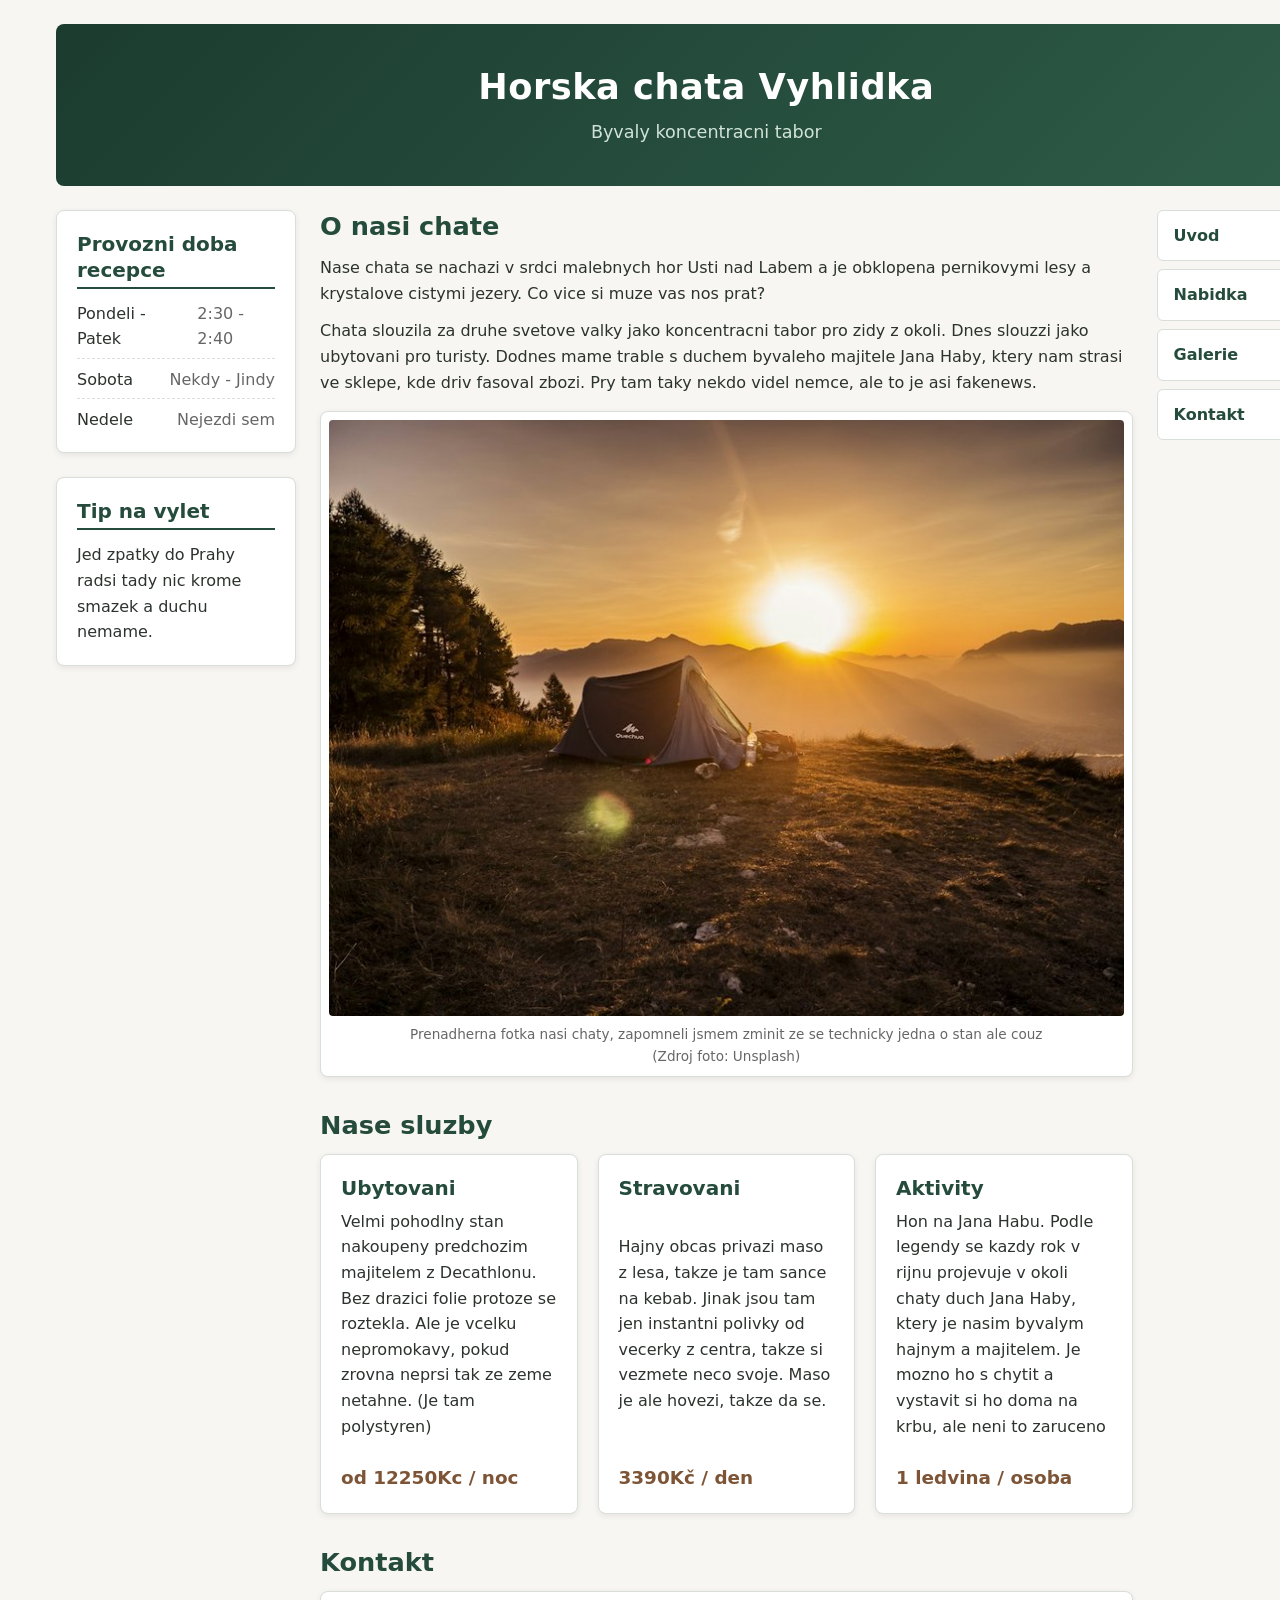
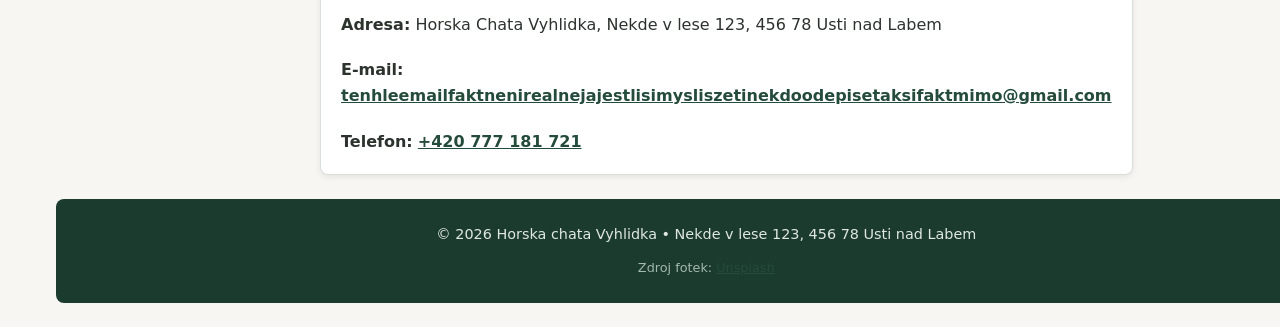
<file: index.html>
<!DOCTYPE html>
<html lang="cs">
<head>
  <meta charset="UTF-8">
  <meta name="viewport" content="width=device-width, initial-scale=1.0">
  <title>Horska Chata Vyhlidka | Uvod</title>
  <link rel="stylesheet" href="css/style.css">
</head>
<body>
  <div class="container">
    <header>
      <h1>Horska chata Vyhlidka</h1>
      <p class="slogan">Byvaly koncentracni tabor</p>
    </header>

    <nav>
      <ul>
        <li><a href="index.html">Uvod</a></li>
        <li><a href="index.html#nabidka">Nabidka</a></li>
        <li><a href="galerie.html">Galerie</a></li>
        <li><a href="index.html#kontakt">Kontakt</a></li>
      </ul>
    </nav>

    <main>
      <article>
        <h2>O nasi chate</h2>
        <p>Nase chata se nachazi v srdci malebnych hor Usti nad Labem a je obklopena pernikovymi lesy a krystalove cistymi jezery. Co vice si muze vas nos prat?</p>
        <p>Chata slouzila za druhe svetove valky jako koncentracni tabor pro zidy z okoli. Dnes slouzzi jako ubytovani pro turisty. Dodnes mame trable s duchem byvaleho majitele Jana Haby, ktery nam strasi ve sklepe, kde driv fasoval zbozi. Pry tam taky nekdo videl nemce, ale to je asi fakenews.</p>
        <figure>
          <img src="img/chata.jpg" alt="Dřevěná Horská chata Vyhlídka v horské krajině">
          <figcaption>Prenadherna fotka nasi chaty, zapomneli jsmem zminit ze se technicky jedna o stan ale couz <br> (Zdroj foto: Unsplash)</figcaption>
        </figure>
      </article>

      <section id="nabidka">
        <h2>Nase sluzby</h2>
        <div class="offer-list">
          <div class="card">
            <h3>Ubytovani</h3>
            <p>Velmi pohodlny stan nakoupeny predchozim majitelem z Decathlonu. Bez drazici folie protoze se roztekla. Ale je vcelku nepromokavy, pokud zrovna neprsi tak ze zeme netahne. (Je tam polystyren)</p>
            <p class="price">od 12250Kc / noc</p>
          </div>
          <div class="card">
            <h3>Stravovani</h3>
            <p>Hajny obcas privazi maso z lesa, takze je tam sance na kebab. Jinak jsou tam jen instantni polivky od vecerky z centra, takze si vezmete neco svoje. Maso je ale hovezi, takze da se.</p>
            <p class="price">3390Kč / den</p>
          </div>
          <div class="card">
            <h3>Aktivity</h3>
            <p>Hon na Jana Habu. Podle legendy se kazdy rok v rijnu projevuje v okoli chaty duch Jana Haby, ktery je nasim byvalym hajnym a majitelem. Je mozno ho s chytit a vystavit si ho doma na krbu, ale neni to zaruceno</p>
            <p class="price">1 ledvina / osoba</p>
          </div>
        </div>
      </section>

      <section id="kontakt">
        <h2>Kontakt</h2>
        <address>
          <p><strong>Adresa:</strong> Horska Chata Vyhlidka, Nekde v lese 123, 456 78 Usti nad Labem </p>
          <p><strong>E-mail:</strong> <a href="mailto:tenhleemailfaktnenirealnejajestlisimysliszetinekdoodepisetaksifaktmimo@gmail.com">tenhleemailfaktnenirealnejajestlisimysliszetinekdoodepisetaksifaktmimo@gmail.com</a></p>
          <p><strong>Telefon:</strong> <a href="tel:+420123456789">+420 777 181 721</a></p>
        </address>
      </section>
    </main>

    <aside>
      <div class="opening-hours">
        <h3>Provozni doba recepce</h3>
        <ul>
          <li><span class="day">Pondeli - Patek</span><span class="time">2:30 - 2:40</span></li>
          <li><span class="day">Sobota</span><span class="time">Nekdy - Jindy</span></li>
          <li><span class="day">Nedele</span><span class="time">Nejezdi sem</span></li>
        </ul>
      </div>

      <div class="trip-tip">
        <h3>Tip na vylet</h3>
        <p>Jed zpatky do Prahy radsi tady nic krome smazek a duchu nemame.</p>
      </div>
    </aside>

    <footer>
      <p>&copy; 2026 Horska chata Vyhlidka &bull; Nekde v lese 123, 456 78 Usti nad Labem </p>
      <p class="photo-sources">Zdroj fotek: <a href="https://unsplash.com">Unsplash</a></p>
    </footer>
  </div>
</body>
</html>
</file>
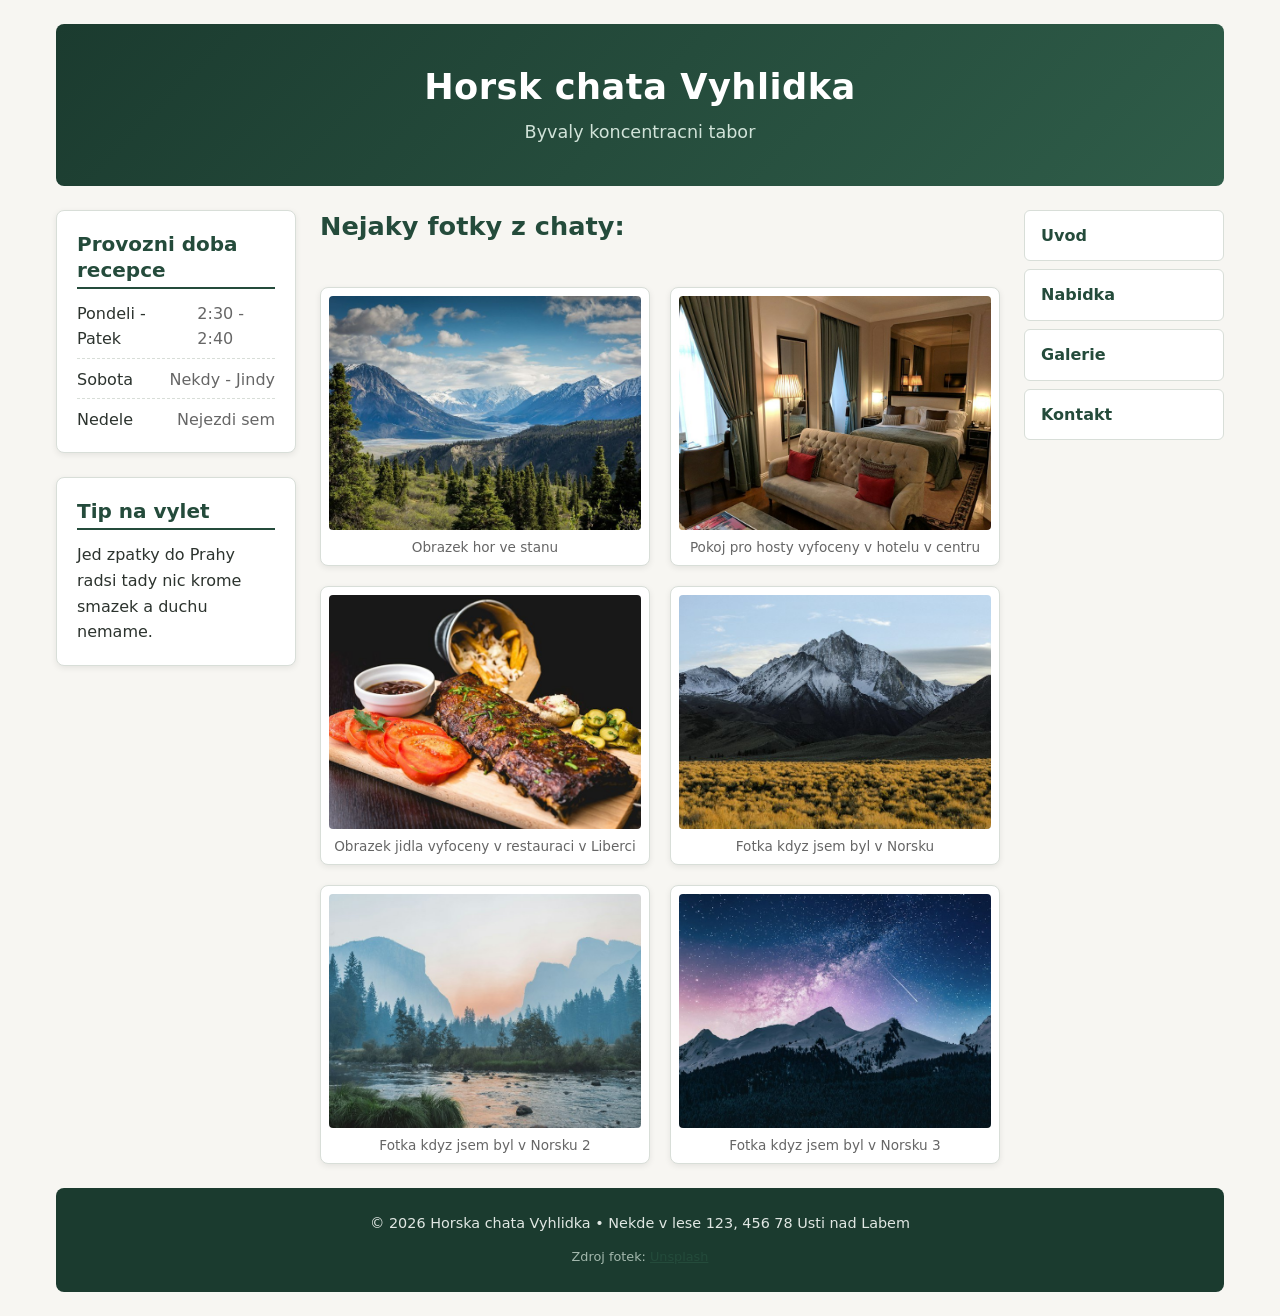
<file: galerie.html>
<!DOCTYPE html>
<html lang="cs">
<head>
  <meta charset="UTF-8">
  <meta name="viewport" content="width=device-width, initial-scale=1.0">
  <title>Horska chata Vyhlidka | Fotogalerie</title>
  <link rel="stylesheet" href="css/style.css">
</head>
<body>
  <div class="container">
    <header>
      <h1>Horsk chata Vyhlidka</h1>
      <p class="slogan">Byvaly koncentracni tabor</p>
    </header>

    <nav>
      <ul>
        <li><a href="index.html">Uvod</a></li>
        <li><a href="index.html#nabidka">Nabidka</a></li>
        <li><a href="galerie.html">Galerie</a></li>
        <li><a href="index.html#kontakt">Kontakt</a></li>
      </ul>
    </nav>

    <main>
      <h2>Nejaky fotky z chaty:</h2>
      <div class="gallery">
        <figure>
          <img src="img/galerie-1.jpg" alt="Panoramatický pohled na skalnaté horské vrcholy">
          <figcaption>Obrazek hor ve stanu</figcaption>
        </figure>
        <figure>
          <img src="img/galerie-2.jpg" alt="Útulně zařízený pokoj pro hosty se světlým dřevěným nábytkem">
          <figcaption>Pokoj pro hosty vyfoceny v hotelu v centru</figcaption>
        </figure>
        <figure>
          <img src="img/galerie-3.jpg" alt="Talíř poctivé horské polévky v jídelně chaty">
          <figcaption>Obrazek jidla vyfoceny v restauraci v Liberci</figcaption>
        </figure>
        <figure>
          <img src="img/galerie-4.jpg" alt="Pěší turistická trasa vedoucí po zeleném horském hřebeni">
          <figcaption>Fotka kdyz jsem byl v Norsku</figcaption>
        </figure>
        <figure>
          <img src="img/galerie-5.jpg" alt="Barevný západ slunce barvící oblohu nad horským údolím">
          <figcaption>Fotka kdyz jsem byl v Norsku 2</figcaption>
        </figure>
        <figure>
          <img src="img/galerie-6.jpg" alt="Zimní zasněžená krajina a zasypané stromy v okolí chaty">
          <figcaption>Fotka kdyz jsem byl v Norsku 3</figcaption>
        </figure>
      </div>
    </main>

    <aside>
      <div class="opening-hours">
        <h3>Provozni doba recepce</h3>
        <ul>
          <li><span class="day">Pondeli - Patek</span><span class="time">2:30 - 2:40</span></li>
          <li><span class="day">Sobota</span><span class="time">Nekdy - Jindy</span></li>
          <li><span class="day">Nedele</span><span class="time">Nejezdi sem</span></li>
        </ul>
      </div>

      <div class="trip-tip">
        <h3>Tip na vylet</h3>
        <p>Jed zpatky do Prahy radsi tady nic krome smazek a duchu nemame.</p>
      </div>
    </aside>

    <footer>
      <p>&copy; 2026 Horska chata Vyhlidka &bull; Nekde v lese 123, 456 78 Usti nad Labem </p>
      <p class="photo-sources">Zdroj fotek: <a href="https://unsplash.com">Unsplash</a></p>
    </footer>
  </div>
</body>
</html>
</file>
<file: css/style.css>
/* promenne */
:root {
  --bg-body: #f7f6f2;
  --bg-surface: #ffffff;
  --text-main: #2c332e;
  --text-muted: #666666;
  --color-primary: #244b3b;
  --color-accent: #7d5435;
  --border-color: #d8ded8;
  --card-shadow: 0 2px 6px rgba(0, 0, 0, 0.08);
  --header-gradient: linear-gradient(135deg, #1b3b2f 0%, #2f5d49 100%);
  --header-text: #ffffff;
  --header-slogan: #d1e3d9;
  --footer-bg: #1b3b2f;
  --footer-text: #e0e7e3;
  --footer-muted: #a3b8ad;
  --nav-hover-bg: #244b3b;
  --nav-hover-text: #ffffff;
}

/* tmavy rezim */
@media (prefers-color-scheme: dark) {
  :root {
    --bg-body: #141a16;
    --bg-surface: #1d2420;
    --text-main: #e2ede5;
    --text-muted: #95a399;
    --color-primary: #81c784;
    --color-accent: #d98847;
    --border-color: #2b362f;
    --card-shadow: 0 2px 6px rgba(0, 0, 0, 0.4);
    --header-gradient: linear-gradient(135deg, #0e1a14 0%, #173123 100%);
    --header-text: #e2ede5;
    --header-slogan: #a9beae;
    --footer-bg: #0e1a14;
    --footer-text: #c2d4c7;
    --footer-muted: #809485;
    --nav-hover-bg: #81c784;
    --nav-hover-text: #141a16;
  }

  img {
    filter: brightness(0.85);
    transition: filter 0.3s ease;
  }

  img:hover {
    filter: brightness(1);
  }
}

/* zakladni reset */
*,
*::before,
*::after {
  box-sizing: border-box;
  margin: 0;
  padding: 0;
}

body {
  font-family: system-ui, -apple-system, "Segoe UI", Roboto, Helvetica, Arial, sans-serif;
  font-size: 1rem;
  line-height: 1.6;
  color: var(--text-main);
  background-color: var(--bg-body);
}

/* typografie */
h1, h2, h3 {
  color: var(--color-primary);
  line-height: 1.3;
}

h2 {
  font-size: 1.6rem;
  margin-bottom: 0.75rem;
}

h3 {
  font-size: 1.25rem;
  margin-bottom: 0.5rem;
}

p {
  margin-bottom: 0.75rem;
}

p:last-child {
  margin-bottom: 0;
}

/* obrazky */
img {
  max-width: 100%;
  height: auto;
  display: block;
}

/* rozvrzeni pocitac */
.container {
  max-width: 1200px;
  margin: 0 auto;
  padding: 1.5rem 1rem;
  display: grid;
  grid-template-areas:
    "header header header"
    "sidebar main nav"
    "footer footer footer";
  grid-template-columns: 240px 1fr 200px;
  gap: 1.5rem;
}

/* hlavicka */
header {
  grid-area: header;
  background: var(--header-gradient);
  color: var(--header-text);
  padding: 2.5rem 1.5rem;
  text-align: center;
  border-radius: 8px;
}

header h1 {
  color: var(--header-text);
  font-size: 2.2rem;
  margin-bottom: 0.5rem;
  letter-spacing: 0.5px;
}

header .slogan {
  font-size: 1.1rem;
  color: var(--header-slogan);
  font-weight: 300;
  margin-bottom: 0;
}

/* bocni panel */
aside {
  grid-area: sidebar;
  display: flex;
  flex-direction: column;
  gap: 1.5rem;
  align-self: start;
}

/* hlavni obsah */
main {
  grid-area: main;
  display: flex;
  flex-direction: column;
  gap: 2rem;
}

/* navigace */
nav {
  grid-area: nav;
  align-self: start;
}

/* paticka */
footer {
  grid-area: footer;
  background-color: var(--footer-bg);
  color: var(--footer-text);
  padding: 1.5rem 1rem;
  text-align: center;
  border-radius: 8px;
  font-size: 0.9rem;
}

footer p + p {
  margin-top: 0.5rem;
}

footer .photo-sources {
  font-size: 0.8rem;
  color: var(--footer-muted);
}

footer a {
  color: var(--color-primary);
  text-decoration: underline;
}

footer a:hover,
footer a:focus {
  color: var(--color-accent);
}

/* menu */
nav ul {
  list-style: none;
  display: flex;
  flex-direction: column;
  gap: 0.5rem;
}

nav a {
  display: block;
  text-decoration: none;
  padding: 0.75rem 1rem;
  background-color: var(--bg-surface);
  color: var(--color-primary);
  border: 1px solid var(--border-color);
  border-radius: 6px;
  font-weight: 600;
  transition: background-color 0.25s ease, color 0.25s ease, border-color 0.25s ease;
}

nav a:hover,
nav a:focus {
  background-color: var(--nav-hover-bg);
  color: var(--nav-hover-text);
  border-color: var(--nav-hover-bg);
  outline: none;
}

/* karty */
.card {
  padding: 1.25rem;
  border: 1px solid var(--border-color);
  border-radius: 8px;
  box-shadow: var(--card-shadow);
  background-color: var(--bg-surface);
}

/* nabidka */
.offer-list {
  display: flex;
  gap: 1.25rem;
}

.offer-list .card {
  flex: 1;
  display: flex;
  flex-direction: column;
  justify-content: space-between;
}

.price {
  color: var(--color-accent);
  font-weight: 700;
  font-size: 1.15rem;
  margin-top: 0.75rem;
}

/* bocni bloky */
aside > div {
  background-color: var(--bg-surface);
  border: 1px solid var(--border-color);
  border-radius: 8px;
  padding: 1.25rem;
  box-shadow: var(--card-shadow);
}

aside h3 {
  border-bottom: 2px solid var(--color-primary);
  padding-bottom: 0.25rem;
  margin-bottom: 0.75rem;
}

/* provozni doba */
.opening-hours ul {
  list-style: none;
  display: flex;
  flex-direction: column;
  gap: 0.5rem;
}

.opening-hours li {
  display: flex;
  justify-content: space-between;
  gap: 1rem;
  padding-bottom: 0.35rem;
  border-bottom: 1px dashed var(--border-color);
}

.opening-hours li:last-child {
  border-bottom: none;
  padding-bottom: 0;
}

.opening-hours .day {
  font-weight: 500;
}

.opening-hours .time {
  color: var(--text-muted);
}

/* clanek */
article figure {
  margin-top: 1rem;
  background-color: var(--bg-surface);
  border: 1px solid var(--border-color);
  border-radius: 8px;
  padding: 0.5rem;
  box-shadow: var(--card-shadow);
}

article img {
  width: 100%;
  border-radius: 4px;
}

article figcaption {
  font-size: 0.85rem;
  color: var(--text-muted);
  margin-top: 0.5rem;
  text-align: center;
}

/* kontakty */
address {
  font-style: normal;
  background-color: var(--bg-surface);
  border: 1px solid var(--border-color);
  border-radius: 8px;
  padding: 1.25rem;
  box-shadow: var(--card-shadow);
  display: flex;
  flex-direction: column;
  gap: 0.5rem;
}

address a {
  color: var(--color-primary);
  font-weight: 600;
  text-decoration: underline;
  transition: color 0.2s ease;
}

address a:hover,
address a:focus {
  color: var(--color-accent);
}

/* galerie */
.gallery {
  display: grid;
  grid-template-columns: repeat(auto-fill, minmax(220px, 1fr));
  gap: 1.25rem;
}

.gallery figure {
  display: flex;
  flex-direction: column;
  background-color: var(--bg-surface);
  border: 1px solid var(--border-color);
  border-radius: 8px;
  padding: 0.5rem;
  box-shadow: var(--card-shadow);
}

.gallery img {
  width: 100%;
  aspect-ratio: 4 / 3;
  object-fit: cover;
  border-radius: 4px;
}

.gallery figcaption {
  font-size: 0.85rem;
  color: var(--text-muted);
  margin-top: 0.5rem;
  text-align: center;
  line-height: 1.4;
}

/* tablet */
@media (max-width: 1024px) {
  .container {
    grid-template-areas:
      "header header"
      "nav nav"
      "sidebar main"
      "footer footer";
    grid-template-columns: 220px 1fr;
    gap: 1.25rem;
  }

  nav ul {
    flex-direction: row;
    flex-wrap: wrap;
    gap: 0.75rem;
  }

  nav li {
    flex: 1 1 calc(25% - 0.75rem);
  }

  nav a {
    text-align: center;
  }
}

/* telefon */
@media (max-width: 768px) {
  .container {
    grid-template-areas:
      "header"
      "nav"
      "main"
      "sidebar"
      "footer";
    grid-template-columns: 1fr;
    gap: 1rem;
    padding: 1rem 0.75rem;
  }

  nav ul {
    flex-direction: column;
    gap: 0.5rem;
  }

  nav li {
    flex: none;
    width: 100%;
  }

  nav a {
    padding: 0.85rem 1rem;
    font-size: 1.05rem;
  }

  .offer-list {
    flex-direction: column;
    gap: 1rem;
  }

  header h1 {
    font-size: 1.75rem;
  }

  h2 {
    font-size: 1.35rem;
  }

  h3 {
    font-size: 1.15rem;
  }

  .card {
    padding: 1rem;
  }

  .gallery {
    grid-template-columns: repeat(auto-fill, minmax(140px, 1fr));
    gap: 0.75rem;
  }

  /* skryti tipu */
  .trip-tip {
    display: none;
  }
}

/* tisk */
@media print {
  /* skryti navigace a tipu */
  nav,
  .trip-tip {
    display: none !important;
  }

  /* cisty podklad a text */
  *,
  *::before,
  *::after {
    background: transparent !important;
    color: #000000 !important;
    box-shadow: none !important;
    text-shadow: none !important;
  }

  body {
    background: #ffffff !important;
    color: #000000 !important;
    font-size: 11pt;
    line-height: 1.4;
  }

  /* plna sirka */
  .container {
    max-width: 100% !important;
    margin: 0 !important;
    padding: 0 !important;
    display: block !important;
  }

  main,
  aside {
    display: block !important;
  }

  header {
    background: none !important;
    color: #000000 !important;
    padding: 1rem 0 !important;
    border-bottom: 2px solid #000000;
    margin-bottom: 1.5rem;
  }

  header h1 {
    color: #000000 !important;
    font-size: 1.8rem;
  }

  header .slogan {
    color: #333333 !important;
    font-size: 1rem;
  }

  footer {
    background: none !important;
    color: #555555 !important;
    padding: 1rem 0 !important;
    border-top: 1px solid #cccccc;
    margin-top: 2rem;
  }

  footer .photo-sources {
    color: #777777 !important;
  }

  /* ramecky karet */
  .card,
  aside > div,
  address,
  article figure,
  .gallery figure {
    border: 1px solid #cccccc !important;
    box-shadow: none !important;
    background: #ffffff !important;
    margin-bottom: 1rem;
  }

  .offer-list {
    display: flex;
    gap: 1rem;
  }

  .price {
    color: #000000 !important;
    font-weight: bold;
  }

  /* vypis url odkazu */
  a[href^="http"]::after {
    content: " (" attr(href) ")";
    font-size: 0.85em;
    color: #555555;
  }

  /* zakaz roztrzeni karet */
  .card,
  .opening-hours,
  figure {
    break-inside: avoid;
    page-break-inside: avoid;
  }

  /* zakaz osamoceni nadpisu */
  h1,
  h2,
  h3 {
    break-after: avoid;
    page-break-after: avoid;
    color: #000000 !important;
  }

  /* tiskova galerie */
  .gallery {
    display: grid !important;
    grid-template-columns: repeat(3, 1fr) !important;
    gap: 0.5rem !important;
  }

  .gallery img {
    aspect-ratio: 4 / 3;
    object-fit: cover;
  }
}
</file>
